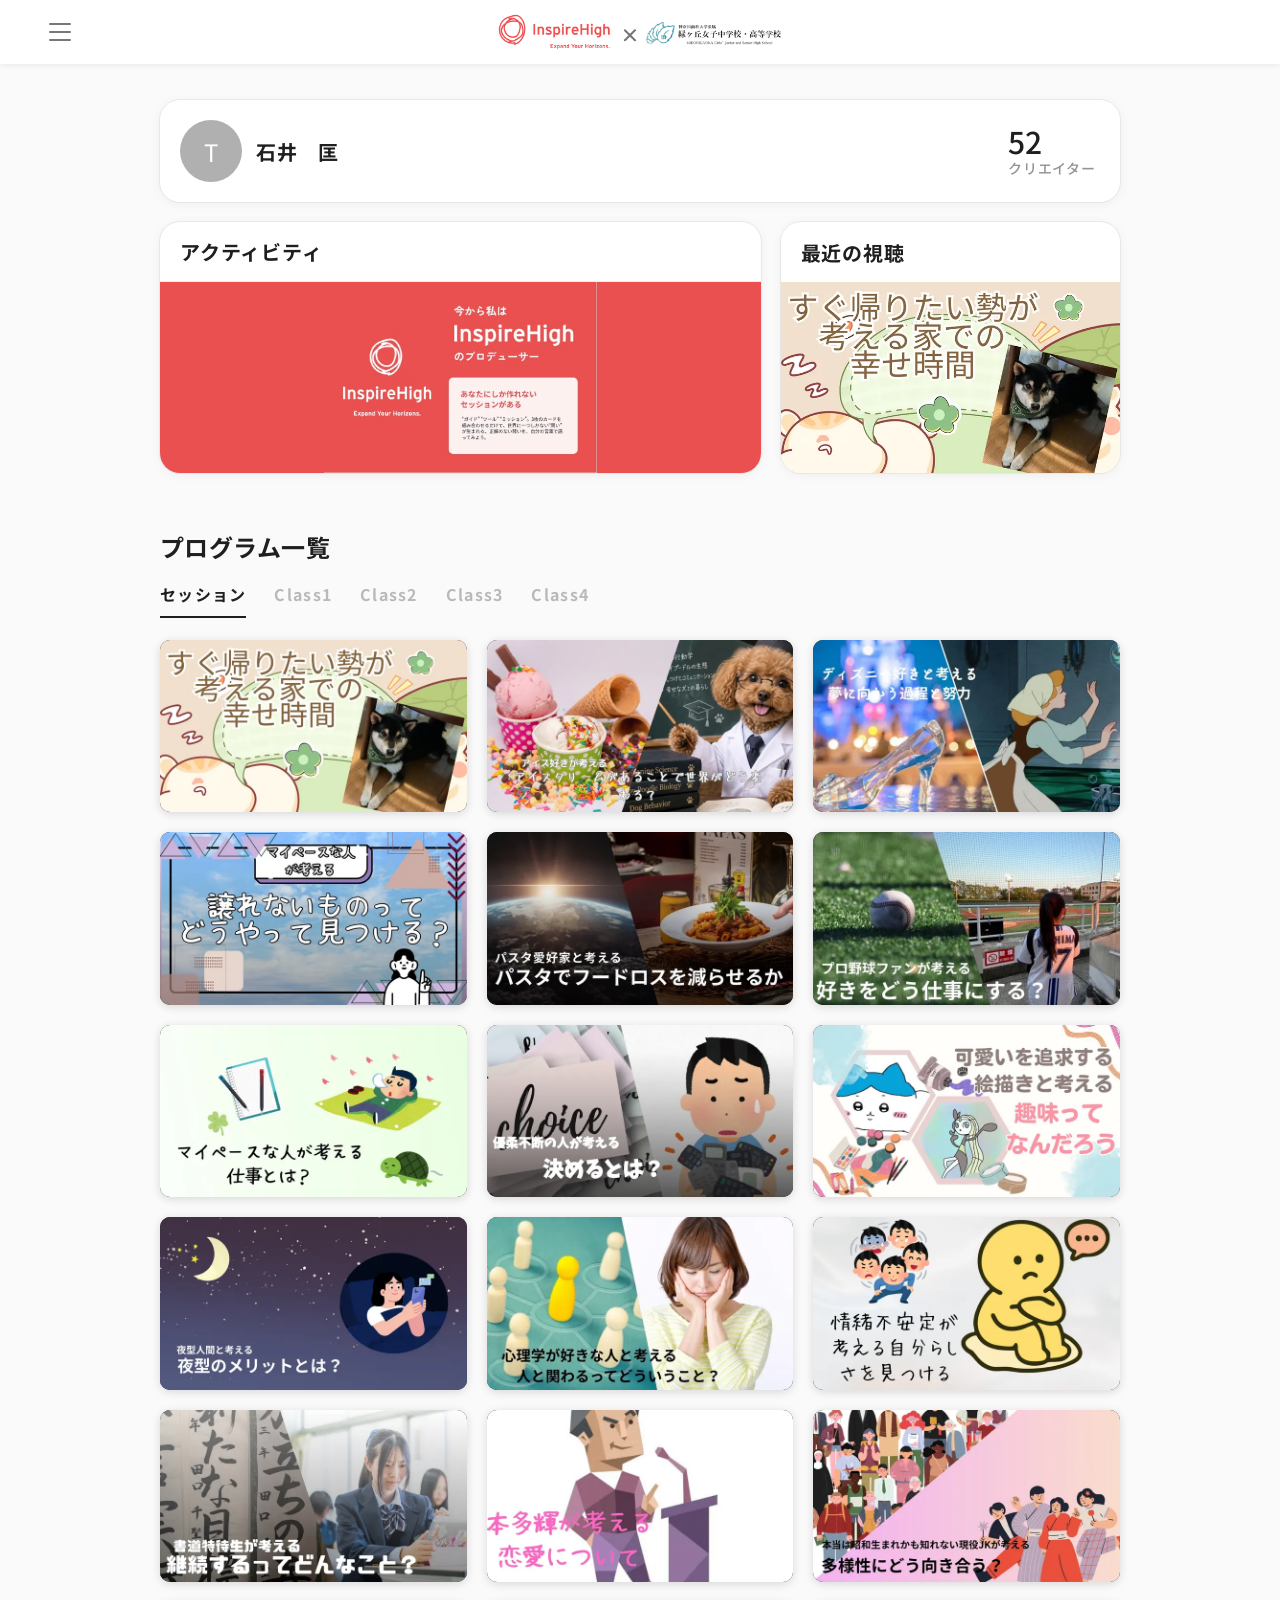
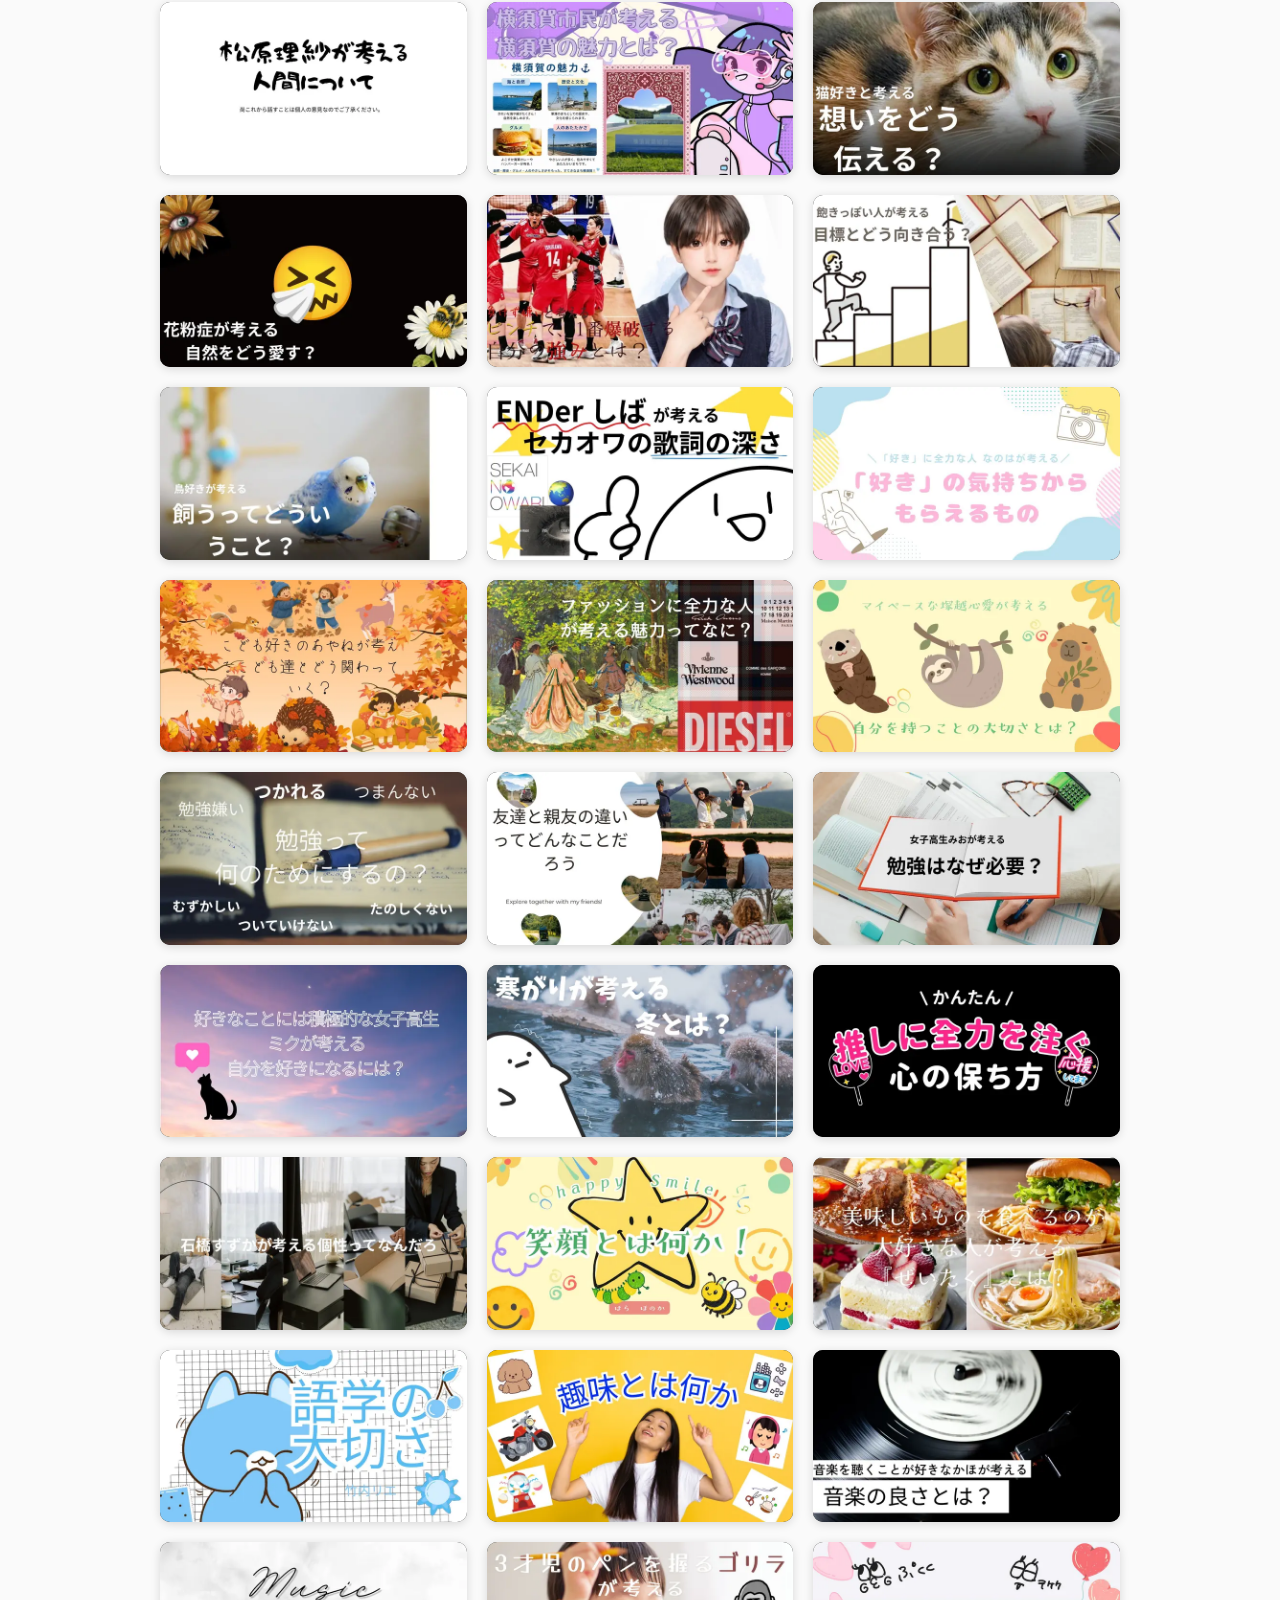
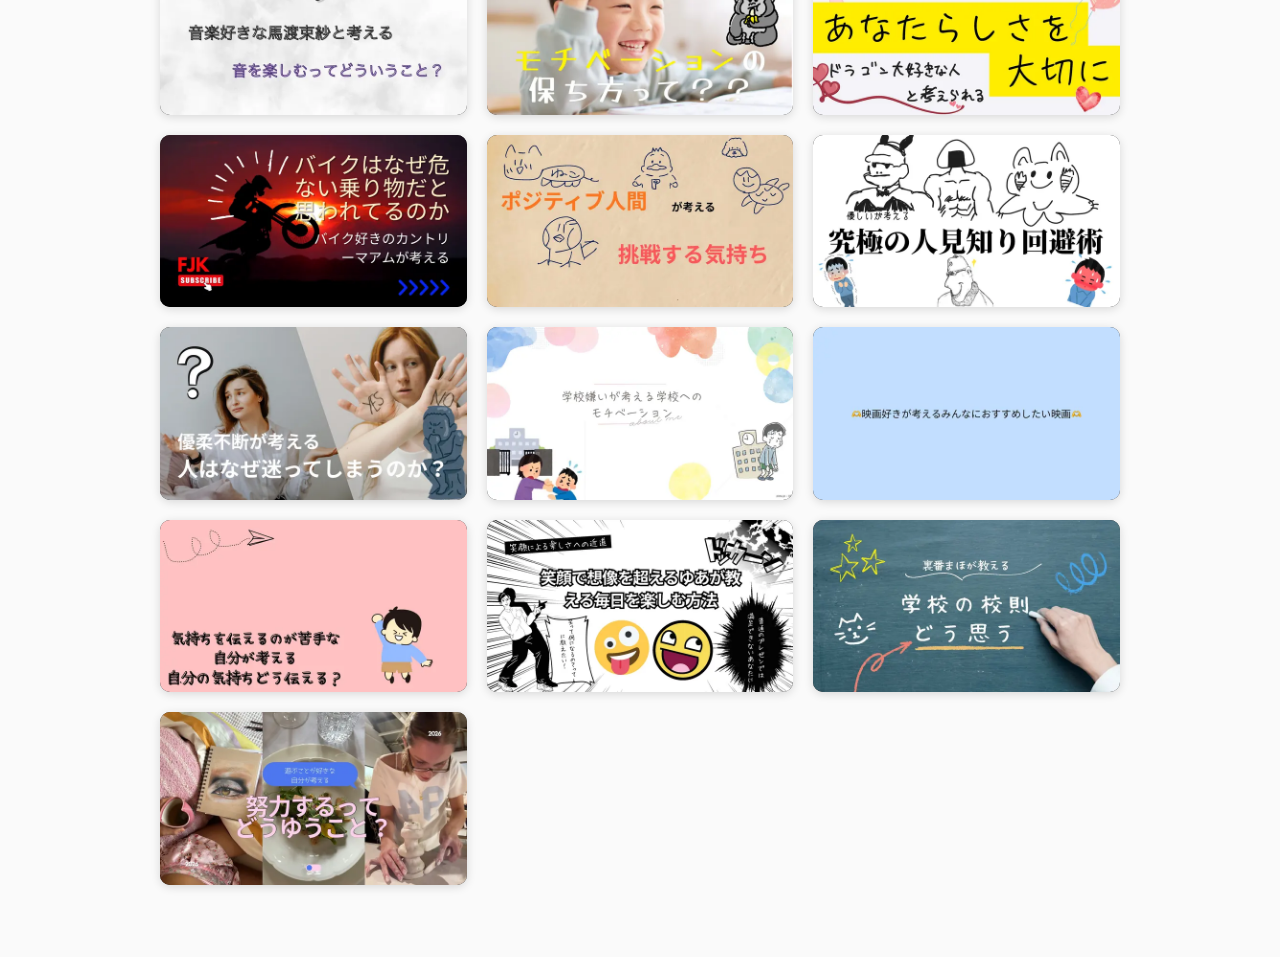
<file: index.html>
<!DOCTYPE html>
<html lang="ja">
<head>
<meta charset="utf-8">
<meta name="viewport" content="width=device-width, initial-scale=1, viewport-fit=cover">
<link rel="preconnect" href="https://fonts.googleapis.com">
<link rel="preconnect" href="https://fonts.gstatic.com" crossorigin>
<link href="https://fonts.googleapis.com/css2?family=Noto+Sans+JP:wght@400;500;700&display=swap" rel="stylesheet">
<title>プログラム一覧</title>
<link rel="stylesheet" href="./src/styles/base.css">
<link rel="stylesheet" href="./src/styles/list.css">
<script type="module" src="./src/js/list.js"></script>
</head>
<body>
<header class="header">
  <button class="menu" type="button" aria-label="メニュー"><span></span><span></span><span></span></button>
  <a class="logo-link" href="./" aria-label="プログラム一覧へ">
    <!-- 仮ロゴ。本物の画像は src/config.js の logo.src で指定すると自動で差し替わります -->
    <svg class="logo" viewBox="0 0 40 40" fill="none" stroke="var(--logo)" stroke-width="1.6" role="img" aria-label="ロゴ">
      <ellipse cx="20" cy="20" rx="16.5" ry="15.5" transform="rotate(-12 20 20)"/>
      <ellipse cx="20" cy="20" rx="15" ry="16.5" transform="rotate(25 20 20)"/>
      <ellipse cx="20" cy="20" rx="12" ry="11.5" transform="rotate(8 20 20)" stroke-width="2.4"/>
    </svg>
  </a>
</header>
<main>
  <section class="dash" aria-label="マイページ">
    <div class="panel profile">
      <div class="who">
        <div class="avatar" aria-hidden="true">T</div>
        <div class="name">石井　匡</div>
      </div>
      <div class="stats muted">
        <div class="stat"><b id="count">0</b><span>クリエイター</span></div>
      </div>
    </div>
    <div class="cols">
      <section class="panel activity" aria-label="アクティビティ">
        <div class="panel-head">
          <h2>アクティビティ</h2>
        </div>
        <div class="banner">
          <img src="./images/banner.webp" width="744" height="519" decoding="async" alt="InspireHighのプロデューサー募集：あなたにしか作れないセッションがある">
        </div>
      </section>
      <div class="side">
        <section class="panel" aria-label="最近の視聴">
          <div class="panel-head"><h2>最近の視聴</h2></div>
          <div id="recent"><div class="recent-img" aria-hidden="true"></div></div>
        </section>
      </div>
    </div>
  </section>

  <h1 class="list-title">プログラム一覧</h1>
  <!-- タブは data/programs.json の classes から自動生成（「セッション」は全件） -->
  <div class="tabs" id="tabs" role="tablist" aria-label="表示するクラス">
    <button class="tab" type="button" role="tab" aria-selected="true">セッション</button>
  </div>
  <!-- カードは data/programs.json から自動生成 -->
  <div class="grid" id="grid" aria-busy="true"></div>
</main>
</body>
</html>
</file>
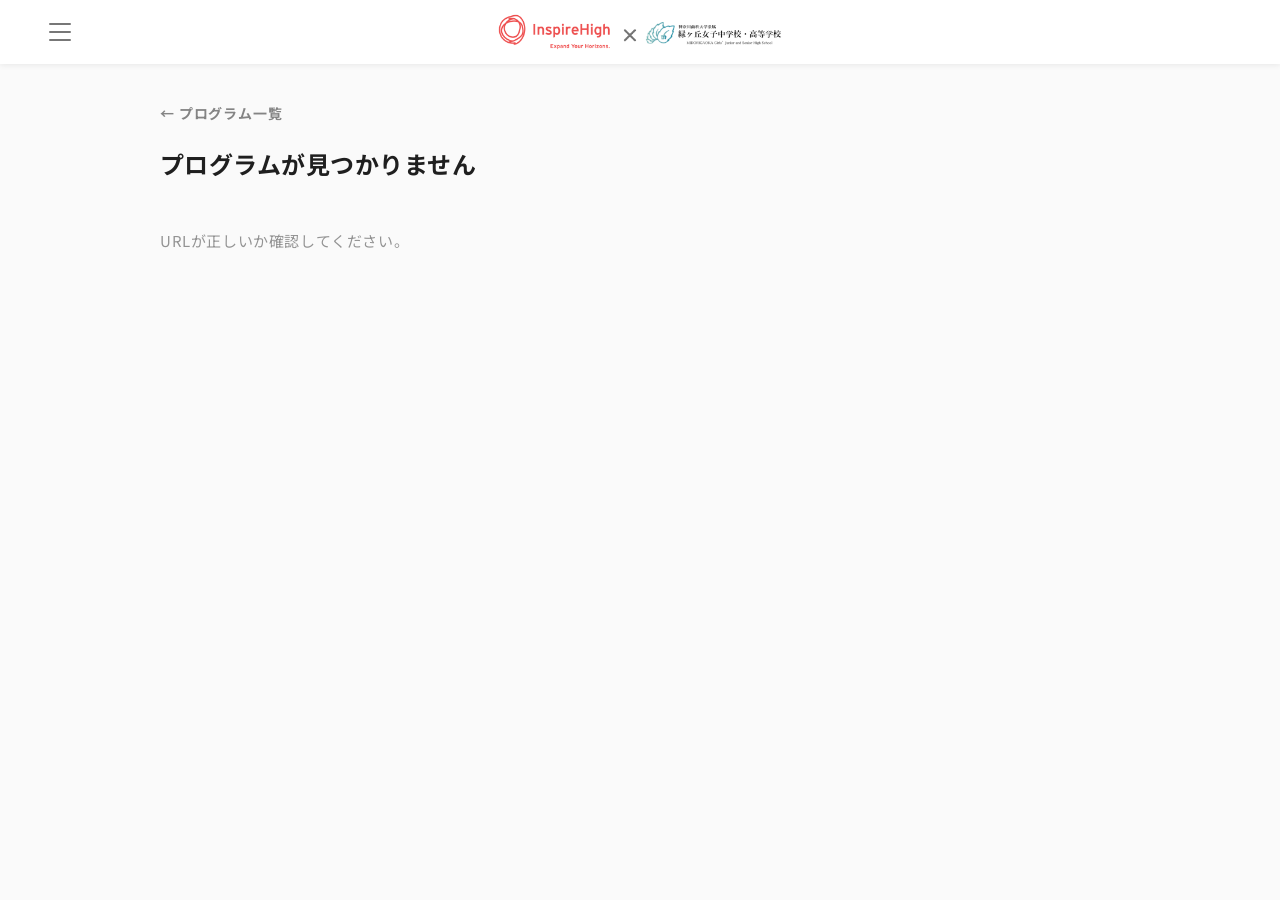
<file: program.html>
<!DOCTYPE html>
<html lang="ja">
<head>
<meta charset="utf-8">
<meta name="viewport" content="width=device-width, initial-scale=1, viewport-fit=cover">
<link rel="preconnect" href="https://fonts.googleapis.com">
<link rel="preconnect" href="https://fonts.gstatic.com" crossorigin>
<link href="https://fonts.googleapis.com/css2?family=Noto+Sans+JP:wght@400;500;700&display=swap" rel="stylesheet">
<title>プログラム</title>
<link rel="stylesheet" href="./src/styles/base.css">
<link rel="stylesheet" href="./src/styles/detail.css">
<script type="module" src="./src/js/detail.js"></script>
</head>
<body>
<header class="header">
  <button class="menu" type="button" aria-label="メニュー"><span></span><span></span><span></span></button>
  <a class="logo-link" href="./" aria-label="プログラム一覧へ">
    <!-- 仮ロゴ。本物の画像は src/config.js の logo.src で指定すると自動で差し替わります -->
    <svg class="logo" viewBox="0 0 40 40" fill="none" stroke="var(--logo)" stroke-width="1.6" role="img" aria-label="ロゴ">
      <ellipse cx="20" cy="20" rx="16.5" ry="15.5" transform="rotate(-12 20 20)"/>
      <ellipse cx="20" cy="20" rx="15" ry="16.5" transform="rotate(25 20 20)"/>
      <ellipse cx="20" cy="20" rx="12" ry="11.5" transform="rotate(8 20 20)" stroke-width="2.4"/>
    </svg>
  </a>
</header>
<main>
  <p class="back"><a class="text-link" href="./">← プログラム一覧</a></p>
  <!-- 中身は URL の ?id= と public/data/programs.json から生成 -->
  <article class="detail" id="detail" aria-busy="true">
    <div class="thumb detail-hero" aria-hidden="true"></div>
  </article>
  <nav class="pager" id="pager" aria-label="前後のプログラム" hidden></nav>
</main>
</body>
</html>
</file>
<file: src/styles/base.css>
/* ============================================================
   共通スタイル（全ページ）
   配色・余白・角丸・フォントは program-list.html（仮作成）から変更なし
   ============================================================ */

:root {
  --bg: #fafafa;
  --surface: #ffffff;
  --text: #1f1f1f;
  --muted: #b9b9b9;
  --line: #1f1f1f;
  --shadow: 0 2px 10px rgba(0, 0, 0, .14);
  --shadow-hover: 0 10px 26px rgba(0, 0, 0, .18);
  --head-shadow: 0 1px 6px rgba(0, 0, 0, .08);
  --logo: #e23a2e;
  --focus: #3b82f6;
  --ease-out: cubic-bezier(.2, .7, .3, 1);
  box-sizing: border-box;
  padding-top: env(safe-area-inset-top, 0px);
  padding-bottom: env(safe-area-inset-bottom, 0px);
}

@media (prefers-color-scheme: dark) {
  :root:not([data-theme="light"]) {
    --bg: #161616;
    --surface: #1e1e1e;
    --text: #f1f1f1;
    --muted: #6f6f6f;
    --line: #f1f1f1;
    --shadow: 0 2px 10px rgba(0, 0, 0, .6);
    --shadow-hover: 0 10px 26px rgba(0, 0, 0, .75);
    --head-shadow: 0 1px 6px rgba(0, 0, 0, .5);
  }
}

:root[data-theme="dark"] {
  --bg: #161616;
  --surface: #1e1e1e;
  --text: #f1f1f1;
  --muted: #6f6f6f;
  --line: #f1f1f1;
  --shadow: 0 2px 10px rgba(0, 0, 0, .6);
  --shadow-hover: 0 10px 26px rgba(0, 0, 0, .75);
  --head-shadow: 0 1px 6px rgba(0, 0, 0, .5);
}

/* ページ間遷移（対応ブラウザではクロスフェード） */
@view-transition { navigation: auto; }

html { scroll-padding-top: env(safe-area-inset-top, 0px); }
*, *::before, *::after { box-sizing: border-box; }

body {
  margin: 0;
  background: var(--bg);
  color: var(--text);
  font-family: "Noto Sans JP", "Hiragino Sans", "Hiragino Kaku Gothic ProN", "Yu Gothic", Meiryo, sans-serif;
  -webkit-font-smoothing: antialiased;
}

/* ---------- ヘッダー ---------- */
.header {
  position: sticky;
  top: env(safe-area-inset-top, 0px);
  z-index: 5;
  height: 64px;
  background: var(--surface);
  box-shadow: var(--head-shadow);
  display: flex;
  align-items: center;
  justify-content: center;
}

.menu {
  position: absolute;
  left: clamp(20px, 4vw, 44px);
  top: 50%;
  transform: translateY(-50%);
  width: 32px;
  height: 32px;
  border: 0;
  background: none;
  padding: 0;
  cursor: pointer;
  display: grid;
  align-content: center;
  gap: 6px;
}
.menu span { display: block; height: 2px; width: 22px; background: #777; border-radius: 1px; margin: 0 auto; }

.logo-link { display: block; line-height: 0; color: inherit; border-radius: 4px; }
.logo { width: 30px; height: 30px; display: block; }
/* 本物のロゴ画像（横長でも高さ基準で表示） */
img.logo {
  height: var(--logo-h, 36px);
  width: auto;
  /* 左のメニューボタンと重ならない幅まで（はみ出す分は高さごと縮小） */
  max-width: calc(100vw - 2 * (clamp(20px, 4vw, 44px) + 44px));
  object-fit: contain;
}
@media (max-width: 440px) {
  img.logo { height: calc(var(--logo-h, 36px) * .8); }
}
/* ダークモード：ロゴの黒い文字が読めるよう、白い下地を敷く */
@media (prefers-color-scheme: dark) {
  :root:not([data-theme="light"]) img.logo { background: #fff; padding: 4px 10px; border-radius: 6px; box-sizing: content-box; }
}
:root[data-theme="dark"] img.logo { background: #fff; padding: 4px 10px; border-radius: 6px; box-sizing: content-box; }

/* ---------- レイアウト ---------- */
main { width: min(960px, calc(100% - 40px)); margin: 0 auto; padding: 36px 0 72px; }
h1 { font-size: 24px; font-weight: 700; margin: 0 0 18px; letter-spacing: .02em; }

.muted { color: color-mix(in srgb, var(--text) 48%, var(--surface)); }

.panel {
  background: var(--surface);
  border-radius: 20px;
  overflow: hidden;
  box-shadow: 0 0 0 1px color-mix(in srgb, var(--text) 6%, transparent), 0 2px 12px rgba(0, 0, 0, .05);
}

/* ---------- ピル（タグ・切替ボタン） ---------- */
.pills { display: flex; gap: 8px; flex-wrap: wrap; }
.pill {
  font: inherit;
  font-size: 13px;
  font-weight: 700;
  border: 0;
  border-radius: 999px;
  padding: 4px 12px;
  cursor: pointer;
  background: color-mix(in srgb, var(--text) 8%, var(--surface));
  color: color-mix(in srgb, var(--text) 55%, var(--surface));
}
.pill[aria-pressed="true"] { background: var(--text); color: var(--surface); }

/* ---------- サムネイル（一覧カード・詳細ページ共通の見た目） ---------- */
.thumb {
  display: block;
  aspect-ratio: 16 / 9;
  border-radius: 10px;
  overflow: hidden;
  background: #222;
  box-shadow: var(--shadow);
  position: relative;
  isolation: isolate; /* Safari で拡大アニメ中も角丸が崩れないように */
}
.thumb img {
  width: 100%;
  height: 100%;
  object-fit: cover;
  display: block;
}
/* 読み込み完了でふわっと表示（JSが is-loading を付けた画像のみ） */
.thumb img.is-loading { opacity: 0; }
.thumb img { transition: opacity .35s ease, transform .5s var(--ease-out); }

/* ---------- フォーカス ---------- */
.tab:focus-visible,
.card:focus-visible,
.menu:focus-visible,
.logo-link:focus-visible,
.text-link:focus-visible { outline: 2px solid var(--focus); outline-offset: 3px; }
.pill:focus-visible { outline: 2px solid var(--focus); outline-offset: 2px; }

/* ---------- 状態表示 ---------- */
.notice {
  grid-column: 1 / -1;
  margin: 0;
  padding: 48px 20px;
  text-align: center;
  font-size: 14px;
  line-height: 1.9;
  letter-spacing: .04em;
}

@media (max-width: 720px) {
  h1 { font-size: 21px; }
}

@media (prefers-reduced-motion: reduce) {
  *, *::before, *::after { transition: none !important; animation: none !important; }
  @view-transition { navigation: none; }
}
</file>
<file: src/styles/list.css>
/* ============================================================
   一覧ページ（index.html）
   ============================================================ */

/* ---------- マイページ ---------- */
.dash { display: grid; gap: 20px; }

.profile {
  display: flex;
  align-items: center;
  justify-content: space-between;
  gap: 20px 32px;
  flex-wrap: wrap;
  padding: 20px;
}
.who { display: flex; align-items: center; gap: 14px; min-width: 0; }
.avatar {
  width: 62px;
  height: 62px;
  border-radius: 50%;
  background: #b0b0b0;
  color: #fff;
  display: grid;
  place-items: center;
  font-size: 24px;
  font-weight: 400;
  flex: none;
}
.name { font-size: 20px; font-weight: 700; letter-spacing: .04em; }
.stats { display: flex; gap: 26px; padding-right: 4px; }
.stat { display: grid; gap: 0; }
.stat b { font-size: 30px; font-weight: 500; line-height: 1.15; color: var(--text); }
.stat span { font-size: 14px; font-weight: 500; letter-spacing: .06em; }

.cols { display: grid; grid-template-columns: 1.77fr 1fr; gap: 20px; align-items: stretch; }
.side { display: grid; gap: 20px; align-content: start; }

.panel-head {
  display: flex;
  align-items: center;
  justify-content: space-between;
  gap: 12px;
  padding: 0 20px;
  height: 60px;
}
.panel-head h2 { margin: 0; font-size: 20px; font-weight: 700; letter-spacing: .04em; }

.activity { display: flex; flex-direction: column; }
.activity .panel-head { border-bottom: 1px solid color-mix(in srgb, var(--text) 8%, transparent); }
/* バナーは高さを主張しない（絶対配置）。行の高さは「最近の視聴」で決まり、
   アクティビティはその高さに合わせて伸縮、画像は枠内に収まるよう縮小表示 */
.banner { flex: 1; min-height: 0; background: #ea5050; display: grid; position: relative; }
.banner img { position: absolute; inset: 0; width: 100%; height: 100%; object-fit: contain; display: block; }

.empty { display: grid; justify-items: center; align-content: center; text-align: center; gap: 6px; min-height: 380px; padding: 24px 20px 60px; }
.empty svg { width: 72px; height: auto; margin-bottom: 22px; }
.empty h3 { margin: 0; font-size: 18px; font-weight: 700; letter-spacing: .04em; }
.empty p { margin: 8px 0 0; font-size: 14px; line-height: 1.9; letter-spacing: .04em; }

/* 最近の視聴 */
.recent { display: block; color: inherit; }
.recent-img { display: block; width: 100%; height: auto; aspect-ratio: 16 / 9; object-fit: cover; background: #222; }
.recent:focus-visible { outline: 2px solid var(--focus); outline-offset: -2px; }

/* ---------- プログラム一覧 ---------- */
.list-title { margin-top: 56px; }

.tabs { display: flex; gap: 28px; margin: 0 0 22px; padding: 0; list-style: none;
  /* タブが画面幅に収まらないときは横スクロール */
  overflow-x: auto; scrollbar-width: none; }
.tabs::-webkit-scrollbar { display: none; }
.tab { flex: none; }
.tab {
  font: inherit;
  font-size: 16px;
  font-weight: 700;
  letter-spacing: .08em;
  color: var(--muted);
  background: none;
  border: 0;
  padding: 0 0 10px;
  cursor: pointer;
  border-bottom: 2px solid transparent;
}
.tab[aria-selected="true"] { color: var(--text); border-bottom-color: var(--line); }

.grid { display: grid; grid-template-columns: repeat(3, 1fr); gap: 20px; }

.card {
  padding: 0;
  border: 0;
  cursor: pointer;
  transition: transform .25s var(--ease-out), box-shadow .25s var(--ease-out);
  -webkit-tap-highlight-color: transparent;
}

/* ホバー：少し浮き上がり、画像がわずかに拡大（マウス操作の端末のみ） */
@media (hover: hover) {
  .card:hover { transform: translateY(-4px); box-shadow: var(--shadow-hover); }
  .card:hover img { transform: scale(1.04); }
}
/* 押した瞬間：わずかに沈む */
.card:active { transform: translateY(-1px) scale(.985); transition-duration: .08s; }

@media (max-width: 820px) {
  .cols { grid-template-columns: 1fr; }
  .empty { min-height: 300px; }
  /* 1列表示では横に並ぶ相手がいないので、バナーは画像本来の比率で表示 */
  .banner img { position: static; height: auto; }
}
@media (max-width: 720px) {
  .grid { grid-template-columns: repeat(2, 1fr); gap: 14px; }
  .stats { gap: 18px; }
  .stat b { font-size: 26px; }
}
@media (max-width: 440px) {
  .grid { grid-template-columns: 1fr; }
}
</file>
<file: src/styles/detail.css>
/* ============================================================
   詳細ページ（program.html）
   一覧ページと同じトークン・角丸・影を使い、見た目の統一感を保つ
   ============================================================ */

.text-link {
  display: inline-flex;
  align-items: center;
  gap: 6px;
  color: color-mix(in srgb, var(--text) 55%, var(--surface));
  text-decoration: none;
  font-size: 14px;
  font-weight: 700;
  letter-spacing: .06em;
  border-radius: 4px;
  transition: color .2s ease;
}
.text-link:hover { color: var(--text); }

.back { margin: 0 0 22px; }

.detail { display: grid; gap: 28px; }

.detail-hero { box-shadow: var(--shadow); }

.detail-body { display: grid; gap: 14px; }
.detail-body h1 { margin: 0; }
.detail-desc {
  margin: 0;
  font-size: 15px;
  line-height: 1.9;
  letter-spacing: .04em;
  white-space: pre-line;
}
.detail .pills .pill { cursor: default; }

/* 前へ / 次へ */
.pager {
  display: flex;
  justify-content: space-between;
  gap: 20px;
  margin-top: 56px;
  padding-top: 22px;
  border-top: 1px solid color-mix(in srgb, var(--text) 8%, transparent);
}
.pager[hidden] { display: none; }
.pager .next { margin-left: auto; }
</file>
